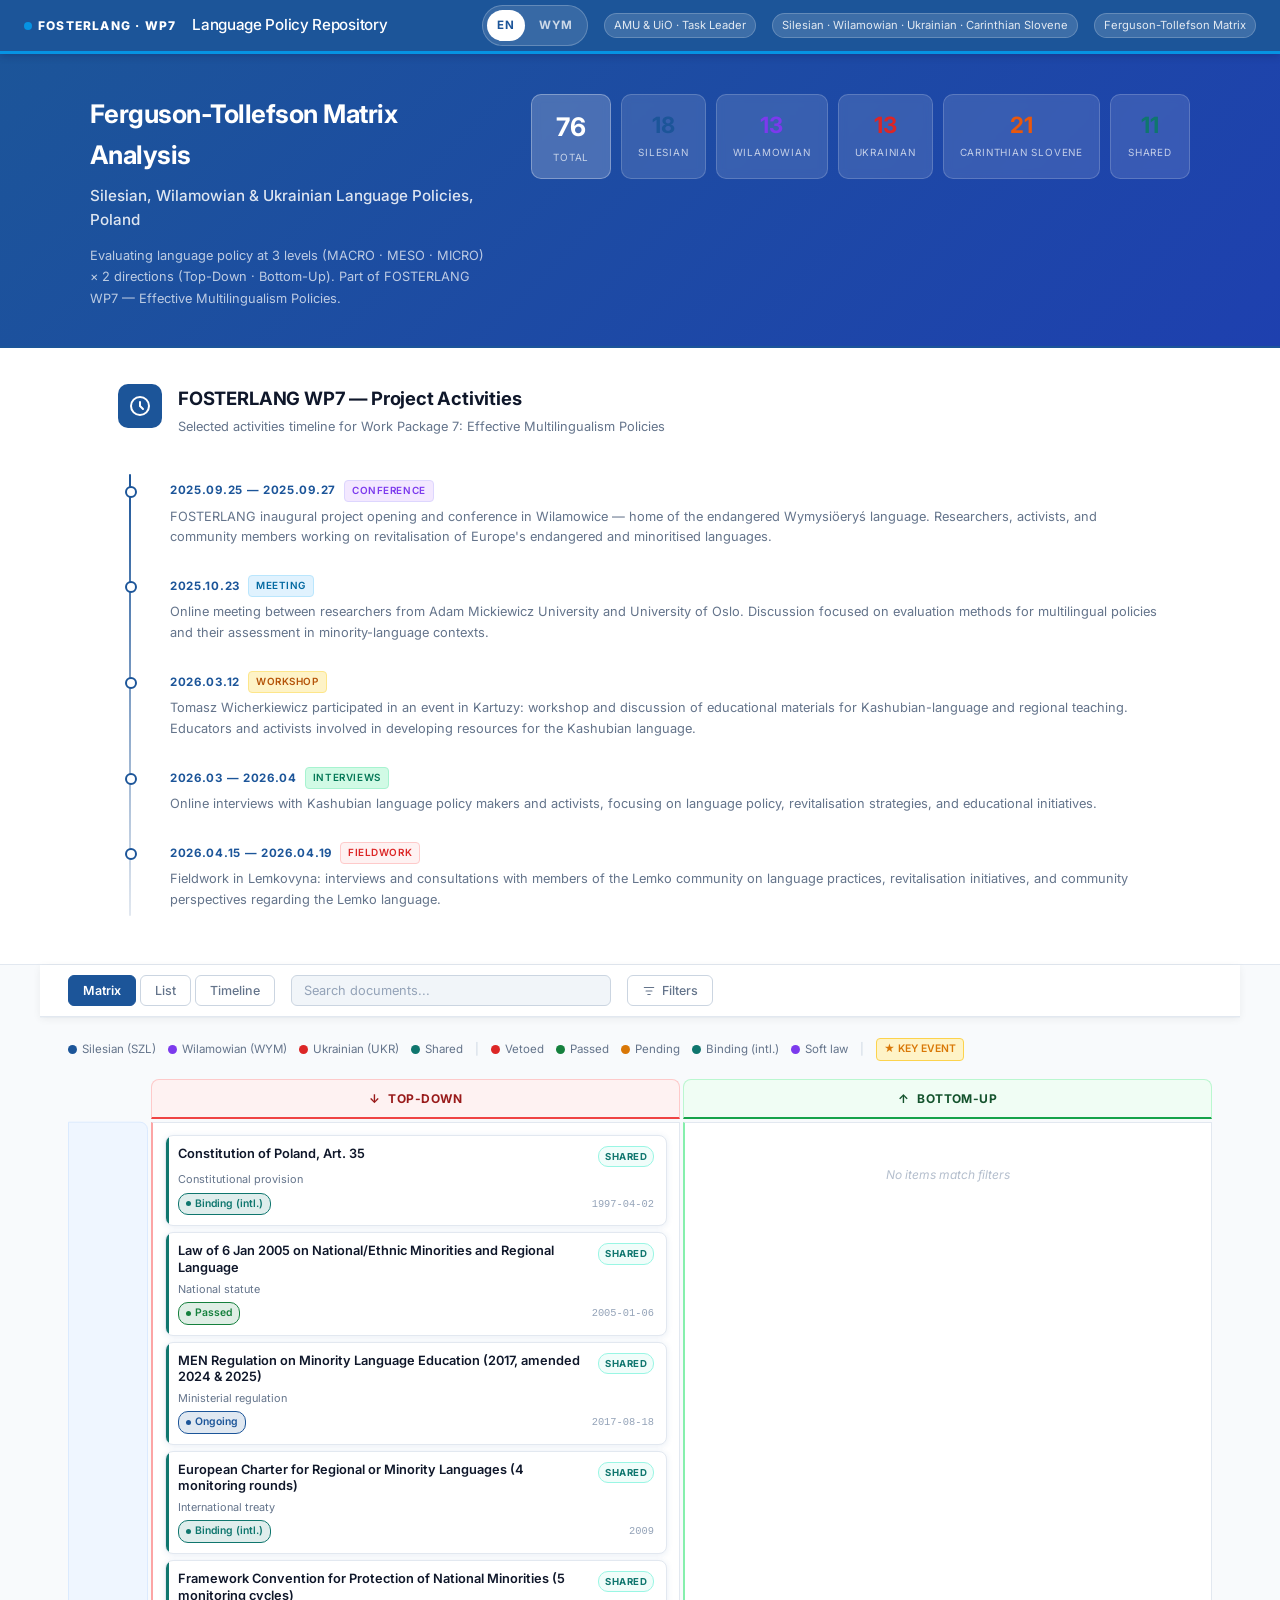
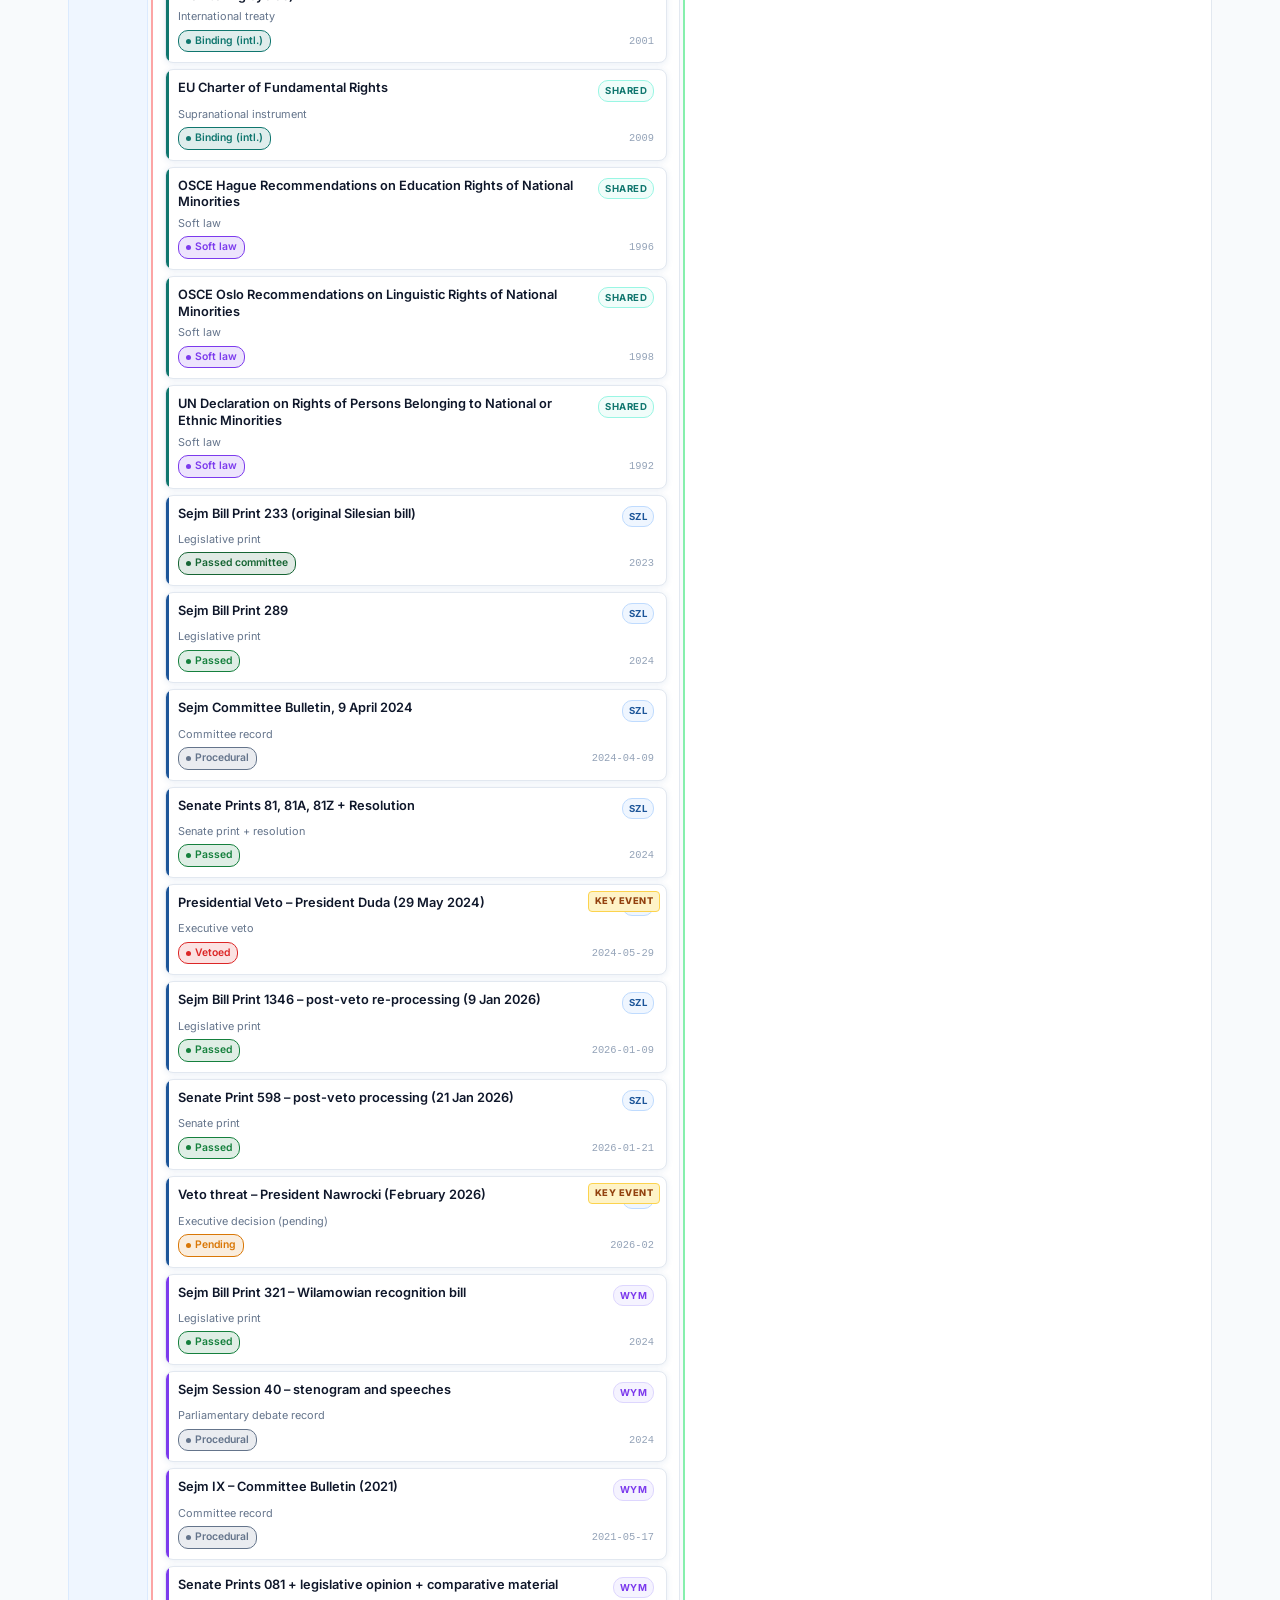
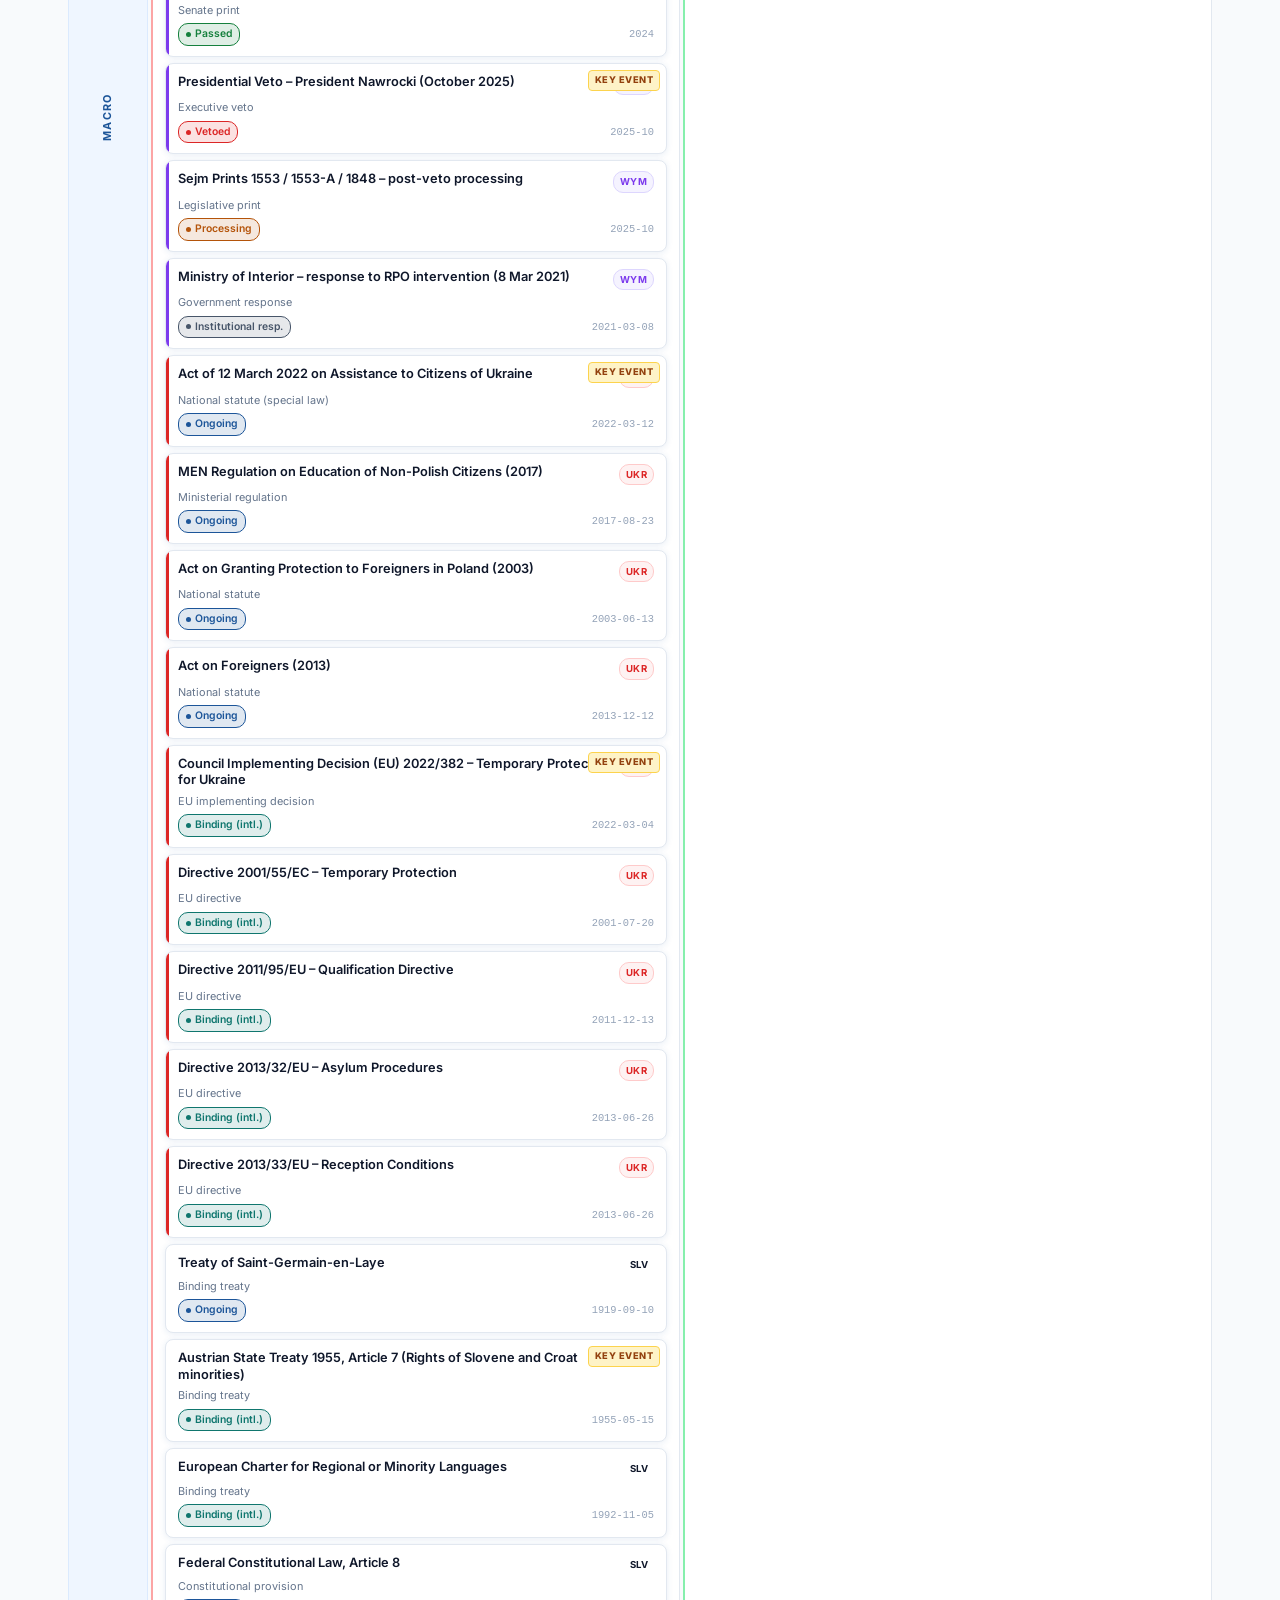
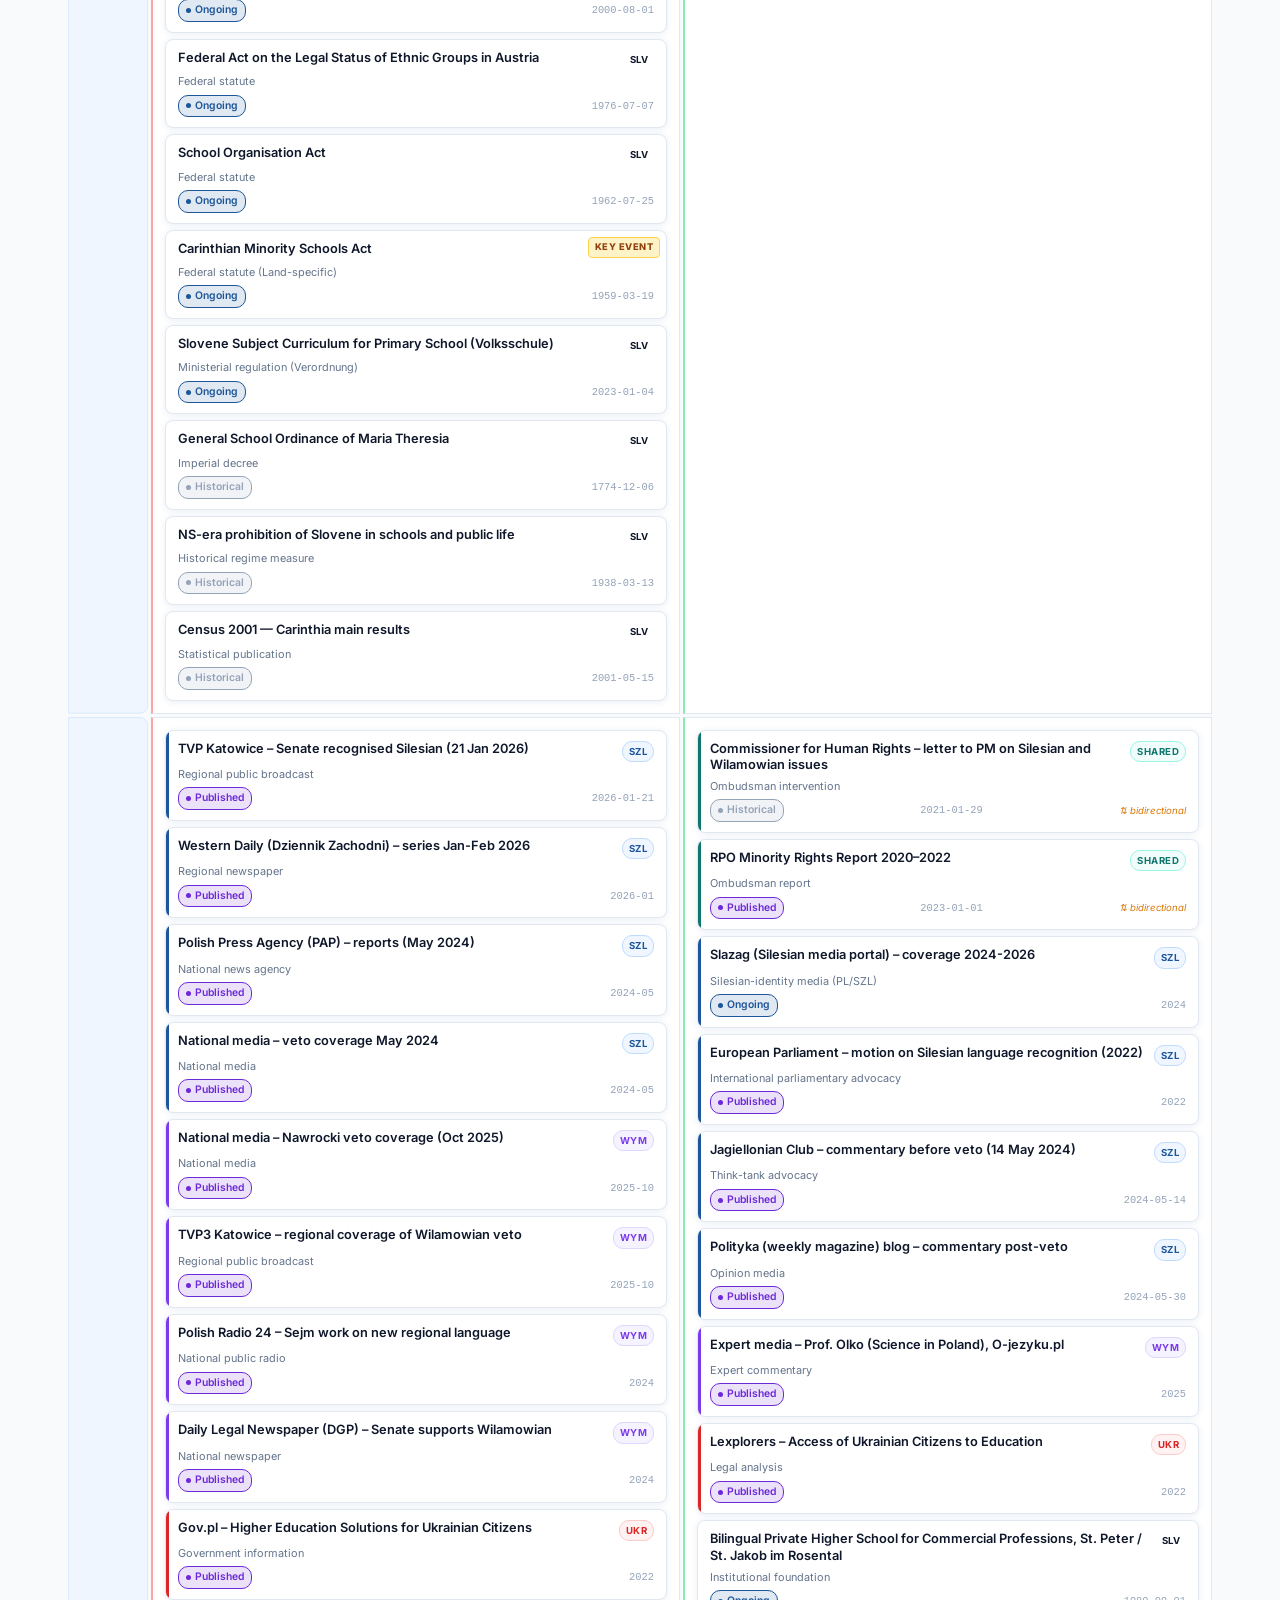
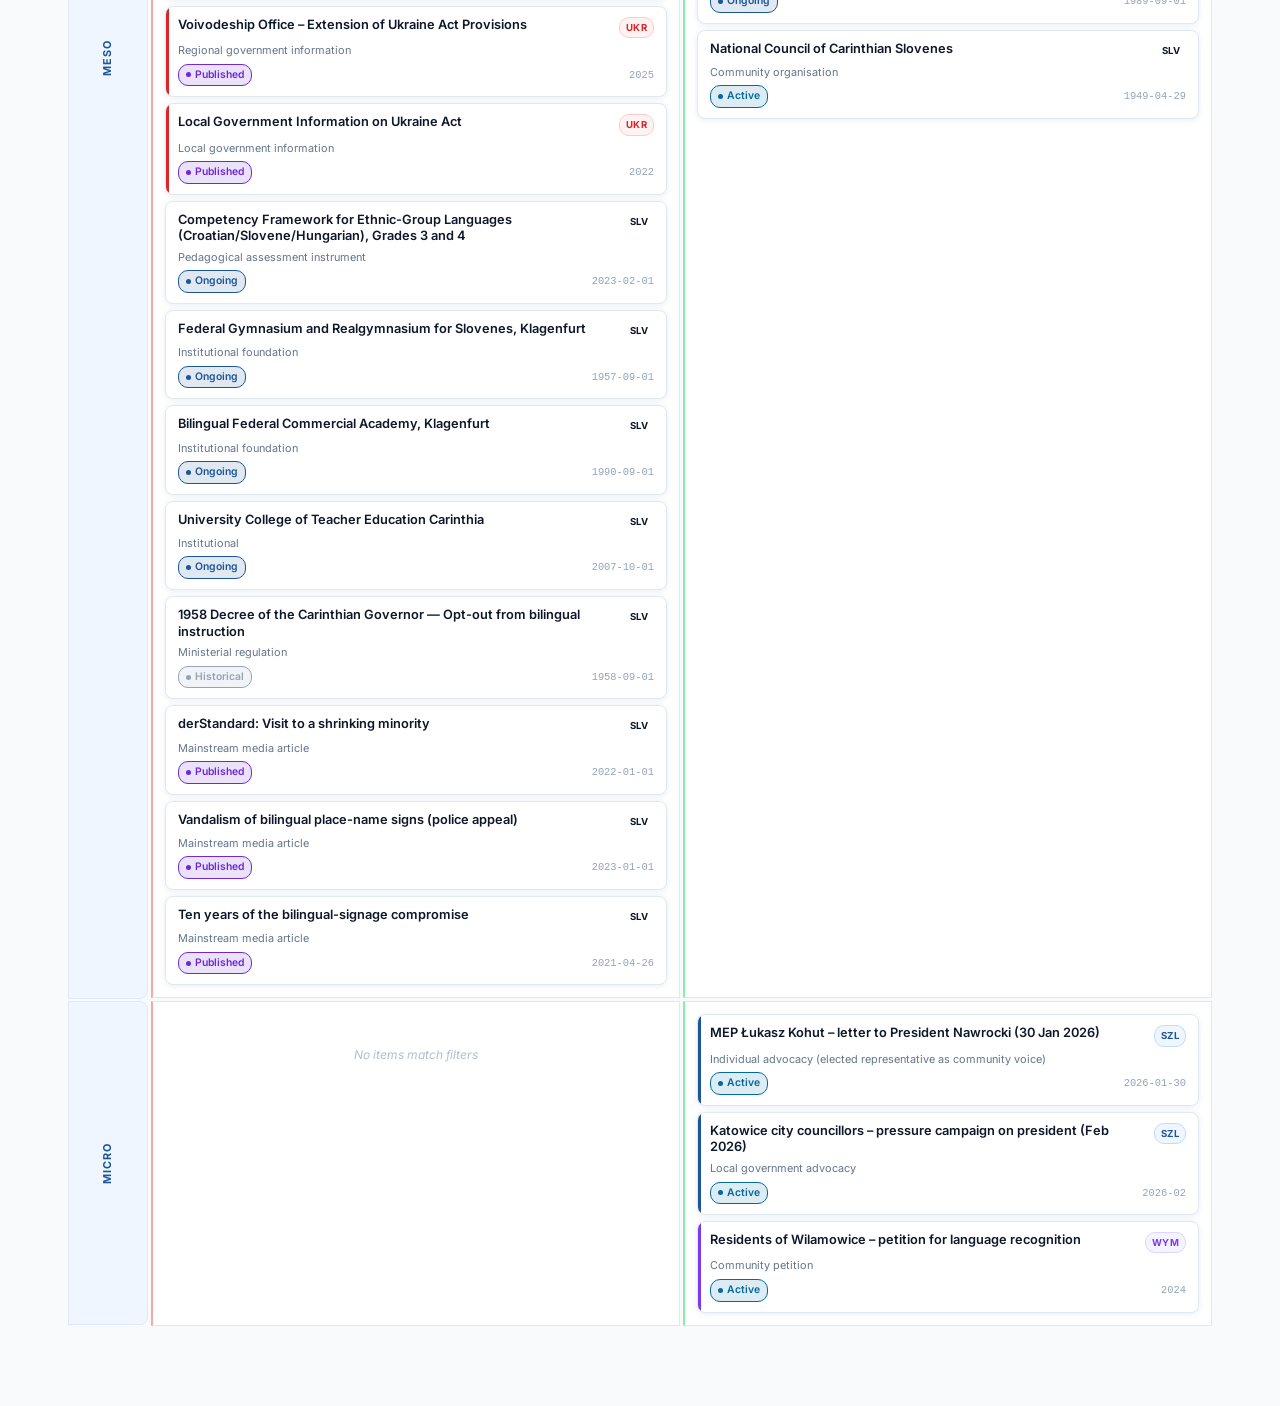
<file: index.html>
<!DOCTYPE html>
<html lang="en">
<head>
  <meta charset="UTF-8">
  <meta name="viewport" content="width=device-width, initial-scale=1.0">
  <link rel="icon" href="data:image/svg+xml,%3Csvg xmlns='http://www.w3.org/2000/svg' viewBox='0 0 64 64'%3E%3Crect width='64' height='64' rx='14' fill='%231c5599'/%3E%3Cpath d='M18 20h28v6H24v10h18v6H24v14h-6V20Z' fill='white'/%3E%3C/svg%3E">
  <title>Language Policy Repository &#8212; FOSTERLANG WP7</title>
  <link rel="preconnect" href="https://fonts.googleapis.com">
  <link rel="preconnect" href="https://fonts.gstatic.com" crossorigin>
  <link href="https://fonts.googleapis.com/css2?family=Inter:wght@400;500;600;700&display=swap" rel="stylesheet">
  <link rel="stylesheet" href="css/styles.css">
</head>
<body>

<!-- *** Header *** -->
<header class="site-header">
  <span class="logo">FOSTERLANG &#183; WP7</span>
  <h1>Language Policy Repository</h1>
  <!-- EN/WYM toggle inserted by JS here -->
  <span class="meta-tag">AMU &amp; UiO &#183; Task Leader</span>
  <span class="meta-tag">Silesian &amp; Wilamowian &amp; Ukrainian</span>
  <span class="meta-tag">Ferguson-Tollefson Matrix</span>
</header>

<!-- *** Hero Section *** -->
<section class="hero-section">
  <div class="hero-inner">
    <div class="hero-text">
      <h2 id="hero-title">Ferguson-Tollefson Matrix Analysis</h2>
      <p id="hero-subtitle">Silesian, Wilamowian &amp; Ukrainian Language Policies, Poland</p>
      <p id="hero-description" class="hero-desc">
        Evaluating language policy at 3 levels (MACRO &#183; MESO &#183; MICRO) &#215; 2 directions (Top-Down &#183; Bottom-Up).
        Part of FOSTERLANG WP7 &#8212; Effective Multilingualism Policies.
      </p>
    </div>
    <div class="hero-stats" id="hero-stats">
      <div class="stat-card stat-card-total">
        <div class="num" id="stat-total">&#8212;</div>
        <div class="lbl">Total</div>
      </div>
      <div class="stat-card">
        <div class="num" id="stat-szl" style="color:var(--szl)">&#8212;</div>
        <div class="lbl">Silesian</div>
      </div>
      <div class="stat-card">
        <div class="num" id="stat-wym" style="color:var(--wym)">&#8212;</div>
        <div class="lbl">Wilamowian</div>
      </div>
      <div class="stat-card">
        <div class="num" id="stat-ukr" style="color:var(--ukr)">&#8212;</div>
        <div class="lbl">Ukrainian</div>
      </div>
      <div class="stat-card">
        <div class="num" id="stat-slv" style="color:var(--slv)">&#8212;</div>
        <div class="lbl">Carinthian Slovene</div>
      </div>
      <div class="stat-card">
        <div class="num" id="stat-shared" style="color:var(--shared)">&#8212;</div>
        <div class="lbl">Shared</div>
      </div>
    </div>
  </div>
</section>

<!-- *** Project Activities Timeline *** -->
<section id="project-timeline-section" class="project-timeline-section">
  <div class="project-timeline-inner">
    <div class="project-timeline-header">
      <div class="project-timeline-icon">
        <svg width="24" height="24" fill="none" viewBox="0 0 24 24"><path d="M12 8v4l3 3" stroke="currentColor" stroke-width="2" stroke-linecap="round"/><circle cx="12" cy="12" r="9" stroke="currentColor" stroke-width="2"/></svg>
      </div>
      <div>
        <h2 id="project-timeline-title">FOSTERLANG WP7 &#8212; Project Activities</h2>
        <p id="project-timeline-subtitle">Selected activities timeline for Work Package 7: Effective Multilingualism Policies</p>
      </div>
    </div>
    <div id="project-timeline-container" class="project-timeline-container">
      <!-- Rendered by JS -->
    </div>
  </div>
</section>

<!-- *** Document Analysis Section *** -->
<section class="analysis-section" id="analysis-section">

  <!-- Sticky Toolbar -->
  <div class="analysis-toolbar" id="analysis-toolbar">
    <div class="toolbar-inner">
      <div class="toolbar-left">
        <div class="view-toggle">
          <button class="view-btn active" data-view="matrix">Matrix</button>
          <button class="view-btn" data-view="list">List</button>
          <button class="view-btn" data-view="timeline">Timeline</button>
        </div>
      </div>
      <div class="toolbar-center">
        <input type="text" id="search-input" class="search-bar" placeholder="Search documents&#8230;">
      </div>
      <div class="toolbar-right">
        <button class="filter-toggle-btn" id="filter-toggle-btn" type="button">
          <svg width="16" height="16" viewBox="0 0 24 24" fill="none" stroke="currentColor" stroke-width="2" stroke-linecap="round"><line x1="4" y1="6" x2="20" y2="6"/><line x1="7" y1="12" x2="17" y2="12"/><line x1="10" y1="18" x2="14" y2="18"/></svg>
          <span>Filters</span>
        </button>
      </div>
    </div>
  </div>

  <!-- Collapsible Filter Panel -->
  <div class="filter-panel" id="filter-panel">
    <div class="filter-panel-inner">

      <!-- Language -->
      <div class="filter-group-row">
        <span class="filter-label" data-label="language">Language</span>
        <div class="filter-pills-row">
          <div class="filter-pill" data-filter="language" data-value="szl">
            <span class="dot" style="background:var(--szl)"></span>Silesian (SZL)
          </div>
          <div class="filter-pill" data-filter="language" data-value="wym">
            <span class="dot" style="background:var(--wym)"></span>Wilamowian (WYM)
          </div>
          <div class="filter-pill" data-filter="language" data-value="ukr">
            <span class="dot" style="background:var(--ukr)"></span>Ukrainian (UKR)
          </div>
          <div class="filter-pill" data-filter="language" data-value="slv">
            <span class="dot" style="background:var(--slv)"></span>Carinthian Slovene (SLV)
          </div>
          <div class="filter-pill" data-filter="language" data-value="shared">
            <span class="dot" style="background:var(--shared)"></span>Shared instruments
          </div>
        </div>
      </div>

      <!-- FTM Level -->
      <div class="filter-group-row">
        <span class="filter-label" data-label="level">FTM Level</span>
        <div class="filter-pills-row">
          <div class="filter-pill" data-filter="level" data-value="MACRO">
            <span class="dot" style="background:#f59e0b"></span>MACRO (EU/state)
          </div>
          <div class="filter-pill" data-filter="level" data-value="MESO">
            <span class="dot" style="background:#06b6d4"></span>MESO (regional/institutional)
          </div>
          <div class="filter-pill" data-filter="level" data-value="MICRO">
            <span class="dot" style="background:#ec4899"></span>MICRO (community/individual)
          </div>
        </div>
      </div>

      <!-- Direction -->
      <div class="filter-group-row">
        <span class="filter-label" data-label="direction">Direction</span>
        <div class="filter-pills-row">
          <div class="filter-pill" data-filter="direction" data-value="TOP_DOWN">
            <span class="dot" style="background:#ef4444"></span>Top-Down &#8595;
          </div>
          <div class="filter-pill" data-filter="direction" data-value="BOTTOM_UP">
            <span class="dot" style="background:#22c55e"></span>Bottom-Up &#8593;
          </div>
        </div>
      </div>

      <!-- Status -->
      <div class="filter-group-row">
        <span class="filter-label" data-label="status">Status</span>
        <div class="filter-pills-row">
          <div class="filter-pill" data-filter="status" data-value="vetoed">
            <span class="dot" style="background:#ef4444"></span>Vetoed
          </div>
          <div class="filter-pill" data-filter="status" data-value="pending">
            <span class="dot" style="background:#f97316"></span>Pending
          </div>
          <div class="filter-pill" data-filter="status" data-value="passed">
            <span class="dot" style="background:#22c55e"></span>Passed
          </div>
          <div class="filter-pill" data-filter="status" data-value="binding_international">
            <span class="dot" style="background:#10b981"></span>Binding (intl.)
          </div>
          <div class="filter-pill" data-filter="status" data-value="soft_law">
            <span class="dot" style="background:#a78bfa"></span>Soft law
          </div>
          <div class="filter-pill" data-filter="status" data-value="processing">
            <span class="dot" style="background:#eab308"></span>Processing
          </div>
          <div class="filter-pill" data-filter="status" data-value="ongoing">
            <span class="dot" style="background:#3b82f6"></span>Ongoing
          </div>
          <div class="filter-pill" data-filter="status" data-value="published">
            <span class="dot" style="background:#8b5cf6"></span>Published
          </div>
        </div>
      </div>

    </div>
  </div>

  <!-- Content Area -->
  <div class="analysis-content">

    <!-- Legend -->
    <div class="legend">
      <span class="legend-item"><span class="legend-dot" style="background:var(--szl)"></span>Silesian (SZL)</span>
      <span class="legend-item"><span class="legend-dot" style="background:var(--wym)"></span>Wilamowian (WYM)</span>
      <span class="legend-item"><span class="legend-dot" style="background:var(--ukr)"></span>Ukrainian (UKR)</span>
      <span class="legend-item"><span class="legend-dot" style="background:var(--shared)"></span>Shared</span>
      <span class="legend-divider">|</span>
      <span class="legend-item"><span class="legend-dot" style="background:#dc2626"></span>Vetoed</span>
      <span class="legend-item"><span class="legend-dot" style="background:#15803d"></span>Passed</span>
      <span class="legend-item"><span class="legend-dot" style="background:#d97706"></span>Pending</span>
      <span class="legend-item"><span class="legend-dot" style="background:#0f766e"></span>Binding (intl.)</span>
      <span class="legend-item"><span class="legend-dot" style="background:#7c3aed"></span>Soft law</span>
      <span class="legend-divider">|</span>
      <span class="legend-item" style="font-weight:600;color:#d97706;background:#fef3c7;padding:2px 7px;border-radius:4px;border:1px solid #fcd34d;font-size:.65rem;">&#9733; KEY EVENT</span>
    </div>

    <!-- Matrix View -->
    <div id="matrix-view">
      <div class="matrix-container" id="matrix-container">
        <!-- Rendered by JS -->
      </div>
    </div>

    <!-- List View -->
    <div id="list-view">
      <div id="list-container">
        <!-- Rendered by JS -->
      </div>
    </div>

    <!-- Timeline View -->
    <div id="timeline-view">
      <div id="timeline-container">
        <!-- Rendered by JS -->
      </div>
    </div>

  </div>
</section>

<!-- *** Modal *** -->
<div id="modal-backdrop" class="modal-backdrop">
  <div id="modal" class="modal" role="dialog" aria-modal="true">
    <div class="modal-header">
      <h3 id="modal-title"></h3>
      <button id="modal-close-btn" class="modal-close" aria-label="Close">&#215;</button>
    </div>
    <div class="modal-body">
      <div id="modal-meta" class="modal-meta"></div>
      <div id="modal-label-en" style="font-size:.8rem;color:var(--text-muted);margin-bottom:10px;font-style:italic;"></div>
      <div id="modal-description" class="modal-description"></div>
      <div id="modal-note" class="modal-note" style="display:none;"></div>
      <div id="modal-links"></div>
    </div>
  </div>
</div>

<script src="data/ftm-data.js"></script>
<script src="js/app.js"></script>
</body>
</html>
</file>
<file: css/styles.css>
/* === Reset & Base ======================================================= */
*, *::before, *::after { box-sizing: border-box; margin: 0; padding: 0; }

:root {
  --blue-dark:    #1c5599;
  --blue-mid:     #0693e3;
  --blue-navy:    #01012f;
  --blue-light:   #dbeafe;
  --blue-lighter: #eff6ff;
  --accent:       #1c5599;

  --bg:         #f8fafc;
  --surface:    #ffffff;
  --surface2:   #f1f5f9;
  --border:     #e2e8f0;
  --border-mid: #cbd5e1;

  --text:       #0f172a;
  --text-muted: #64748b;
  --text-light: #94a3b8;

  --szl:        #1c5599;
  --szl-light:  #3b82f6;
  --szl-bg:     #eff6ff;
  --wym:        #7c3aed;
  --wym-light:  #a78bfa;
  --wym-bg:     #f5f3ff;
  --shared:     #0f766e;
  --shared-light: #14b8a6;
  --shared-bg:  #f0fdfa;
  --ukr:        #dc2626;
  --ukr-light:  #f87171;
  --ukr-bg:     #fef2f2;
  --slv:        #ea580c;
  --slv-light:  #fb923c;
  --slv-bg:     #fff7ed;

  --status-passed:   #15803d;
  --status-vetoed:   #dc2626;
  --status-pending:  #d97706;
  --status-binding:  #0f766e;
  --status-soft:     #7c3aed;
  --status-process:  #b45309;
  --status-ongoing:  #1c5599;
  --status-pub:      #6d28d9;

  --radius: 8px;
  --shadow: 0 1px 6px rgba(28,85,153,.1);
  --shadow-md: 0 4px 16px rgba(28,85,153,.12);
  --header-h: 54px;
}

html { scroll-behavior: smooth; }

body {
  background: var(--bg);
  color: var(--text);
  font-family: 'Inter', system-ui, -apple-system, sans-serif;
  font-size: 14px;
  line-height: 1.6;
  min-height: 100vh;
}

/* === Typography ========================================================= */
h1 { font-size: 1.2rem; font-weight: 700; letter-spacing: -.02em; }
h2 { font-size: 1.05rem; font-weight: 600; }
h3 { font-size: .95rem; font-weight: 600; }
a  { color: inherit; text-decoration: none; }

/* === Header ============================================================= */
.site-header {
  background: var(--blue-dark);
  border-bottom: 3px solid var(--blue-mid);
  padding: 12px 24px;
  display: flex;
  align-items: center;
  gap: 16px;
  position: sticky;
  top: 0;
  z-index: 100;
  box-shadow: 0 2px 8px rgba(1,1,47,.2);
  height: var(--header-h);
}

.site-header .logo {
  font-size: .75rem;
  font-weight: 800;
  letter-spacing: .1em;
  text-transform: uppercase;
  color: #ffffff;
  white-space: nowrap;
  display: flex;
  align-items: center;
  gap: 6px;
}
.site-header .logo::before {
  content: '';
  display: inline-block;
  width: 8px; height: 8px;
  border-radius: 50%;
  background: var(--blue-mid);
}

.site-header h1 {
  font-size: .95rem;
  flex: 1;
  color: #ffffff;
  font-weight: 500;
}

.site-header .meta-tag {
  font-size: .7rem;
  padding: 3px 9px;
  border-radius: 20px;
  background: rgba(255,255,255,.15);
  color: rgba(255,255,255,.85);
  white-space: nowrap;
  border: 1px solid rgba(255,255,255,.2);
}

/* === Language Toggle ==================================================== */
.ui-lang-toggle {
  display: inline-flex;
  align-items: center;
  gap: 4px;
  padding: 4px;
  border-radius: 999px;
  background: rgba(255,255,255,.12);
  border: 1px solid rgba(255,255,255,.22);
}
.ui-lang-btn {
  border: 0;
  background: transparent;
  color: rgba(255,255,255,.74);
  font: inherit;
  font-size: .72rem;
  font-weight: 700;
  letter-spacing: .08em;
  text-transform: uppercase;
  padding: 6px 10px;
  border-radius: 999px;
  cursor: pointer;
  transition: background .15s, color .15s;
}
.ui-lang-btn:hover { color: #fff; background: rgba(255,255,255,.12); }
.ui-lang-btn.active { color: var(--blue-dark); background: #fff; }

/* === Hero Section ======================================================= */
.hero-section {
  background: linear-gradient(135deg, var(--blue-dark) 0%, #1e40af 100%);
  color: #fff;
  padding: 40px 28px 36px;
}
.hero-inner {
  max-width: 1100px;
  margin: 0 auto;
  display: flex;
  align-items: flex-start;
  gap: 40px;
}
.hero-text { flex: 1; }
.hero-text h2 {
  font-size: 1.6rem;
  font-weight: 700;
  margin-bottom: 8px;
  letter-spacing: -.02em;
  color: #fff;
}
.hero-text #hero-subtitle {
  font-size: .95rem;
  opacity: .85;
  margin-bottom: 12px;
  font-weight: 500;
}
.hero-desc {
  font-size: .8rem;
  opacity: .7;
  line-height: 1.7;
  max-width: 560px;
}
.hero-stats {
  display: flex;
  gap: 10px;
  flex-shrink: 0;
  flex-wrap: wrap;
}
.stat-card {
  background: rgba(255,255,255,.12);
  border: 1px solid rgba(255,255,255,.18);
  border-radius: 10px;
  padding: 12px 16px;
  text-align: center;
  min-width: 80px;
  backdrop-filter: blur(4px);
}
.stat-card .num {
  font-size: 1.4rem;
  font-weight: 700;
  color: #fff;
}
.stat-card .lbl {
  font-size: .62rem;
  text-transform: uppercase;
  letter-spacing: .08em;
  opacity: .7;
  margin-top: 2px;
}
.stat-card-total {
  background: rgba(255,255,255,.2);
  border-color: rgba(255,255,255,.3);
}
.stat-card-total .num { font-size: 1.6rem; }

/* === Project Activities Timeline ======================================== */
.project-timeline-section {
  background: var(--surface);
  border-top: 2px solid var(--accent);
  border-bottom: 1px solid var(--border);
}
.project-timeline-inner {
  max-width: 1100px;
  margin: 0 auto;
  padding: 36px 28px 40px;
}
.project-timeline-header {
  display: flex;
  align-items: flex-start;
  gap: 16px;
  margin-bottom: 28px;
}
.project-timeline-icon {
  width: 44px; height: 44px;
  border-radius: 10px;
  background: var(--accent);
  color: #fff;
  display: flex;
  align-items: center;
  justify-content: center;
  flex-shrink: 0;
}
.project-timeline-header h2 {
  margin: 0 0 4px;
  font-size: 1.15rem;
  font-weight: 700;
  color: var(--text);
  letter-spacing: -.01em;
}
.project-timeline-header p {
  margin: 0;
  font-size: .8rem;
  color: var(--text-muted);
}
.project-timeline-container {
  display: flex;
  flex-direction: column;
  position: relative;
  padding-left: 32px;
}
.project-timeline-container::before {
  content: '';
  position: absolute;
  left: 11px; top: 8px; bottom: 8px;
  width: 2px;
  background: linear-gradient(to bottom, var(--accent), var(--border));
  border-radius: 2px;
}
.pt-item {
  position: relative;
  padding: 14px 0 14px 20px;
}
.pt-item::before {
  content: '';
  position: absolute;
  left: -25px; top: 20px;
  width: 12px; height: 12px;
  border-radius: 50%;
  border: 2.5px solid var(--accent);
  background: var(--surface);
  z-index: 1;
}
.pt-item:hover::before {
  background: var(--accent);
  box-shadow: 0 0 0 4px rgba(28,85,153,.15);
}
.pt-item-date {
  font-size: .72rem;
  font-weight: 700;
  color: var(--accent);
  text-transform: uppercase;
  letter-spacing: .06em;
  margin-bottom: 5px;
  display: flex;
  align-items: center;
  gap: 8px;
}
.pt-item-type {
  display: inline-flex;
  align-items: center;
  font-size: .62rem;
  font-weight: 600;
  text-transform: uppercase;
  letter-spacing: .06em;
  padding: 2px 7px;
  border-radius: 4px;
  color: var(--text-muted);
  background: var(--surface2);
  border: 1px solid var(--border);
}
.pt-item-type[data-type="conference"] { color: #7c3aed; background: #f3e8ff; border-color: #ddd6fe; }
.pt-item-type[data-type="meeting"]    { color: #0369a1; background: #e0f2fe; border-color: #bae6fd; }
.pt-item-type[data-type="workshop"]   { color: #b45309; background: #fef3c7; border-color: #fde68a; }
.pt-item-type[data-type="interviews"] { color: #047857; background: #d1fae5; border-color: #a7f3d0; }
.pt-item-type[data-type="fieldwork"]  { color: #dc2626; background: #fef2f2; border-color: #fecaca; }

.pt-item-text {
  font-size: .8rem;
  line-height: 1.6;
  color: var(--text-muted);
}
.pt-item:hover .pt-item-text { color: var(--text); }

/* === Analysis Section =================================================== */
.analysis-section {
  max-width: 1200px;
  margin: 0 auto;
  padding: 0 0 60px;
}

/* --- Toolbar (sticky) --- */
.analysis-toolbar {
  position: sticky;
  top: var(--header-h);
  z-index: 50;
  background: var(--surface);
  border-bottom: 1px solid var(--border);
  box-shadow: 0 2px 8px rgba(0,0,0,.06);
}
.toolbar-inner {
  display: flex;
  align-items: center;
  gap: 16px;
  padding: 10px 28px;
  max-width: 1200px;
  margin: 0 auto;
}
.toolbar-left { flex-shrink: 0; }
.toolbar-center { flex: 1; max-width: 320px; }
.toolbar-right { flex-shrink: 0; }

/* View toggle */
.view-toggle { display: flex; gap: 4px; }
.view-btn {
  padding: 7px 14px;
  border: 1px solid var(--border-mid);
  border-radius: 6px;
  background: transparent;
  color: var(--text-muted);
  cursor: pointer;
  font-size: .78rem;
  font-family: inherit;
  font-weight: 500;
  transition: all .15s;
}
.view-btn:hover {
  background: var(--blue-lighter);
  color: var(--blue-dark);
  border-color: var(--blue-light);
}
.view-btn.active {
  background: var(--blue-dark);
  color: #fff;
  border-color: var(--blue-dark);
  font-weight: 600;
}

/* Search */
.search-bar {
  width: 100%;
  background: var(--surface2);
  border: 1px solid var(--border-mid);
  border-radius: 6px;
  padding: 7px 12px;
  color: var(--text);
  font-size: .8rem;
  outline: none;
  transition: all .15s;
  font-family: inherit;
}
.search-bar:focus {
  border-color: var(--blue-dark);
  box-shadow: 0 0 0 3px rgba(28,85,153,.1);
  background: var(--surface);
}
.search-bar::placeholder { color: var(--text-light); }

/* Filter toggle button */
.filter-toggle-btn {
  display: inline-flex;
  align-items: center;
  gap: 6px;
  padding: 7px 14px;
  border: 1px solid var(--border-mid);
  border-radius: 6px;
  background: transparent;
  color: var(--text-muted);
  cursor: pointer;
  font-size: .78rem;
  font-family: inherit;
  font-weight: 500;
  transition: all .15s;
}
.filter-toggle-btn:hover,
.filter-toggle-btn.active {
  background: var(--blue-lighter);
  color: var(--blue-dark);
  border-color: var(--blue-light);
}
.filter-toggle-btn.active {
  font-weight: 600;
}
.filter-toggle-btn svg {
  width: 14px; height: 14px;
  flex-shrink: 0;
}

/* --- Collapsible Filter Panel --- */
.filter-panel {
  max-height: 0;
  overflow: hidden;
  transition: max-height .3s ease, padding .3s ease;
  background: var(--surface2);
  border-bottom: 1px solid transparent;
}
.filter-panel.open {
  max-height: 400px;
  border-bottom-color: var(--border);
}
.filter-panel-inner {
  padding: 16px 28px;
  display: flex;
  flex-wrap: wrap;
  gap: 20px;
}
.filter-group-row {
  display: flex;
  align-items: center;
  gap: 8px;
  flex-wrap: wrap;
}
.filter-label {
  font-size: .62rem;
  font-weight: 700;
  letter-spacing: .1em;
  text-transform: uppercase;
  color: var(--text-muted);
  white-space: nowrap;
  min-width: 52px;
}
.filter-pills-row {
  display: flex;
  gap: 4px;
  flex-wrap: wrap;
}

/* Filter pills */
.filter-pill {
  display: flex;
  align-items: center;
  gap: 6px;
  padding: 5px 10px;
  border-radius: 20px;
  cursor: pointer;
  transition: all .15s;
  user-select: none;
  font-size: .75rem;
  color: var(--text-muted);
  border: 1px solid var(--border);
  background: var(--surface);
  white-space: nowrap;
}
.filter-pill:hover {
  background: var(--blue-lighter);
  color: var(--blue-dark);
  border-color: var(--blue-light);
}
.filter-pill.active {
  background: var(--blue-dark);
  color: #fff;
  border-color: var(--blue-dark);
  font-weight: 600;
}
.filter-pill.active .dot {
  background: #fff !important;
}
.filter-pill .dot {
  width: 7px; height: 7px;
  border-radius: 50%;
  flex-shrink: 0;
}

/* --- Content Area --- */
.analysis-content {
  padding: 20px 28px;
}

/* === Legend ============================================================== */
.legend {
  display: flex;
  flex-wrap: wrap;
  gap: 12px;
  margin-bottom: 18px;
  font-size: .72rem;
  align-items: center;
}
.legend-item {
  display: flex;
  align-items: center;
  gap: 5px;
  color: var(--text-muted);
}
.legend-dot { width: 9px; height: 9px; border-radius: 50%; flex-shrink: 0; }
.legend-divider { color: var(--border-mid); }

/* === Matrix View ======================================================== */
#matrix-view { display: block; }
#list-view, #timeline-view { display: none; }

.matrix-container {
  display: grid;
  grid-template-columns: 80px repeat(2, 1fr);
  grid-template-rows: 40px repeat(3, auto);
  gap: 3px;
  min-width: 700px;
}

.axis-label {
  display: flex;
  align-items: center;
  justify-content: center;
  font-size: .65rem;
  font-weight: 700;
  letter-spacing: .07em;
  text-transform: uppercase;
  color: var(--text-muted);
  padding: 6px;
}

.col-header {
  display: flex;
  align-items: center;
  justify-content: center;
  gap: 8px;
  border-radius: var(--radius) var(--radius) 0 0;
  padding: 10px 12px;
  font-size: .75rem;
  font-weight: 700;
  letter-spacing: .04em;
  text-transform: uppercase;
}
.col-header.top-down {
  background: #fef2f2;
  border: 1px solid #fecaca;
  border-bottom: 2px solid #ef4444;
  color: #991b1b;
}
.col-header.bottom-up {
  background: #f0fdf4;
  border: 1px solid #bbf7d0;
  border-bottom: 2px solid #16a34a;
  color: #14532d;
}

.row-header {
  display: flex;
  align-items: center;
  justify-content: center;
  writing-mode: vertical-rl;
  text-orientation: mixed;
  transform: rotate(180deg);
  font-size: .68rem;
  font-weight: 700;
  letter-spacing: .1em;
  text-transform: uppercase;
  color: var(--blue-dark);
  padding: 12px 6px;
  background: var(--blue-lighter);
  border-radius: var(--radius) 0 0 var(--radius);
  border: 1px solid var(--blue-light);
}

.matrix-cell {
  background: var(--surface);
  border: 1px solid var(--border);
  padding: 12px;
  min-height: 120px;
  display: flex;
  flex-direction: column;
  gap: 6px;
}
.matrix-cell.col-top-down  { border-left: 2px solid #fca5a5; }
.matrix-cell.col-bottom-up { border-left: 2px solid #86efac; }

.cell-empty {
  display: flex;
  align-items: center;
  justify-content: center;
  color: var(--text-light);
  font-size: .75rem;
  font-style: italic;
  opacity: .7;
  height: 80px;
}

/* === Document Cards ===================================================== */
.doc-card {
  background: var(--surface);
  border: 1px solid var(--border);
  border-radius: var(--radius);
  padding: 10px 12px;
  cursor: pointer;
  transition: all .15s;
  position: relative;
  overflow: hidden;
  box-shadow: var(--shadow);
}
.doc-card::before {
  content: '';
  position: absolute;
  left: 0; top: 0; bottom: 0;
  width: 3px;
  border-radius: 3px 0 0 3px;
}
.doc-card.lang-szl::before  { background: var(--szl); }
.doc-card.lang-wym::before  { background: var(--wym); }
.doc-card.lang-ukr::before  { background: var(--ukr); }
.doc-card.lang-shared::before { background: var(--shared); }

.doc-card:hover {
  border-color: var(--blue-mid);
  transform: translateY(-1px);
  box-shadow: var(--shadow-md);
}
.doc-card .card-header {
  display: flex;
  align-items: flex-start;
  gap: 6px;
  margin-bottom: 4px;
}
.doc-card .card-label {
  font-size: .8rem;
  font-weight: 600;
  line-height: 1.3;
  flex: 1;
  color: var(--text);
}
.lang-badge {
  font-size: .6rem;
  font-weight: 700;
  padding: 2px 6px;
  border-radius: 10px;
  flex-shrink: 0;
  text-transform: uppercase;
  letter-spacing: .05em;
}
.lang-badge.szl    { background: var(--szl-bg);    color: var(--szl);    border: 1px solid #bfdbfe; }
.lang-badge.wym    { background: var(--wym-bg);    color: var(--wym);    border: 1px solid #ddd6fe; }
.lang-badge.shared { background: var(--shared-bg); color: var(--shared); border: 1px solid #99f6e4; }
.lang-badge.ukr    { background: var(--ukr-bg);    color: var(--ukr);    border: 1px solid #fecaca; }

.doc-card .card-type {
  font-size: .68rem;
  color: var(--text-muted);
  margin-bottom: 4px;
}
.doc-card .card-footer {
  display: flex;
  align-items: center;
  justify-content: space-between;
  gap: 6px;
  flex-wrap: wrap;
  margin-top: 4px;
}

.status-badge {
  font-size: .65rem;
  padding: 2px 7px;
  border-radius: 10px;
  font-weight: 600;
  display: inline-flex;
  align-items: center;
  gap: 4px;
  border: 1px solid currentColor;
}
.status-badge::before {
  content: '';
  width: 5px; height: 5px;
  border-radius: 50%;
  background: currentColor;
}
.card-date {
  font-size: .65rem;
  color: var(--text-light);
  font-family: monospace;
}
.significance-flag {
  position: absolute;
  top: 6px; right: 6px;
  font-size: .58rem;
  font-weight: 800;
  padding: 2px 6px;
  background: #fef3c7;
  color: #92400e;
  border: 1px solid #fcd34d;
  border-radius: 4px;
  text-transform: uppercase;
  letter-spacing: .05em;
}
.bidirectional-flag {
  font-size: .6rem;
  color: #d97706;
  font-style: italic;
}

/* === Modal =============================================================== */
.modal-backdrop {
  display: none;
  position: fixed;
  inset: 0;
  background: rgba(1,1,47,.5);
  backdrop-filter: blur(3px);
  z-index: 200;
  align-items: center;
  justify-content: center;
  padding: 20px;
}
.modal-backdrop.open { display: flex; }

.modal {
  background: var(--surface);
  border: 1px solid var(--border);
  border-top: 4px solid var(--blue-dark);
  border-radius: 12px;
  max-width: 620px;
  width: 100%;
  max-height: 82vh;
  overflow-y: auto;
  box-shadow: 0 20px 60px rgba(1,1,47,.25);
}
.modal-header {
  padding: 20px 24px 0;
  display: flex;
  justify-content: space-between;
  align-items: flex-start;
  gap: 12px;
}
.modal-header h3 {
  font-size: 1rem;
  line-height: 1.4;
  color: var(--blue-dark);
}
.modal-close {
  background: var(--surface2);
  border: 1px solid var(--border);
  color: var(--text-muted);
  cursor: pointer;
  font-size: 1.1rem;
  line-height: 1;
  flex-shrink: 0;
  padding: 4px 8px;
  border-radius: 6px;
  transition: all .15s;
}
.modal-close:hover {
  background: var(--blue-lighter);
  color: var(--blue-dark);
  border-color: var(--blue-light);
}
.modal-body { padding: 16px 24px 24px; }
.modal-meta {
  display: flex;
  flex-wrap: wrap;
  gap: 6px;
  margin-bottom: 14px;
  align-items: center;
}
.meta-chip {
  font-size: .7rem;
  padding: 3px 8px;
  border-radius: 5px;
  background: var(--surface2);
  color: var(--text-muted);
  border: 1px solid var(--border);
}
.modal-description {
  font-size: .85rem;
  color: var(--text-muted);
  margin-bottom: 16px;
  line-height: 1.7;
  border-left: 3px solid var(--blue-light);
  padding-left: 12px;
}
.modal-note {
  font-size: .8rem;
  color: #92400e;
  background: #fef3c7;
  border: 1px solid #fcd34d;
  border-radius: 6px;
  padding: 8px 12px;
  margin-bottom: 16px;
  font-style: italic;
}
.modal-links-label {
  font-size: .68rem;
  font-weight: 700;
  letter-spacing: .08em;
  text-transform: uppercase;
  color: var(--text-muted);
  margin-bottom: 8px;
}
.modal-links { display: flex; flex-direction: column; gap: 5px; }
.modal-link {
  display: flex;
  align-items: center;
  gap: 8px;
  padding: 8px 12px;
  background: var(--blue-lighter);
  border: 1px solid var(--blue-light);
  border-radius: 6px;
  font-size: .8rem;
  color: var(--blue-dark);
  transition: all .15s;
  text-decoration: none;
  font-weight: 500;
}
.modal-link:hover {
  background: var(--blue-light);
  border-color: var(--blue-mid);
  color: var(--blue-navy);
}
.modal-link::after {
  content: '\2197';
  margin-left: auto;
  color: var(--blue-mid);
  font-size: .8rem;
}

/* === List View ========================================================== */
#list-view .list-table {
  width: 100%;
  border-collapse: collapse;
  background: var(--surface);
  border-radius: var(--radius);
  overflow: hidden;
  border: 1px solid var(--border);
  box-shadow: var(--shadow);
}
#list-view .list-table th {
  text-align: left;
  padding: 10px 14px;
  font-size: .68rem;
  font-weight: 700;
  letter-spacing: .07em;
  text-transform: uppercase;
  color: white;
  background: var(--blue-dark);
  border-bottom: 2px solid var(--blue-mid);
}
#list-view .list-table td {
  padding: 9px 14px;
  font-size: .8rem;
  border-bottom: 1px solid var(--border);
  vertical-align: middle;
  color: var(--text);
}
#list-view .list-table tr:hover td { background: var(--blue-lighter); }

/* === Timeline View ====================================================== */
.timeline-section { margin-bottom: 40px; }
.timeline-section-title {
  font-size: .78rem;
  font-weight: 700;
  letter-spacing: .06em;
  text-transform: uppercase;
  margin-bottom: 16px;
  padding-bottom: 8px;
  border-bottom: 2px solid var(--blue-light);
  color: var(--blue-dark);
}
.timeline { position: relative; padding-left: 28px; }
.timeline::before {
  content: '';
  position: absolute;
  left: 9px; top: 0; bottom: 0;
  width: 2px;
  background: var(--blue-light);
}
.timeline-item {
  position: relative;
  margin-bottom: 16px;
  padding: 10px 12px;
  background: var(--surface);
  border: 1px solid var(--border);
  border-radius: var(--radius);
  box-shadow: var(--shadow);
}
.timeline-item::before {
  content: '';
  position: absolute;
  left: -24px; top: 14px;
  width: 10px; height: 10px;
  border-radius: 50%;
  border: 2px solid var(--bg);
  background: var(--blue-dark);
}
.timeline-date {
  font-family: monospace;
  font-size: .7rem;
  color: var(--text-light);
  margin-bottom: 3px;
}
.timeline-event {
  font-size: .85rem;
  font-weight: 600;
  color: var(--text);
}

/* === Empty State ========================================================= */
.empty-state {
  text-align: center;
  padding: 40px;
  color: var(--text-muted);
  font-size: .85rem;
}

/* === Scrollbar =========================================================== */
::-webkit-scrollbar { width: 6px; height: 6px; }
::-webkit-scrollbar-track { background: var(--surface2); }
::-webkit-scrollbar-thumb { background: var(--blue-light); border-radius: 3px; }
::-webkit-scrollbar-thumb:hover { background: var(--szl-light); }

/* === Responsive ========================================================== */
@media (max-width: 980px) {
  .site-header {
    flex-wrap: wrap;
    gap: 10px;
    height: auto;
  }
  .site-header h1 {
    min-width: 100%;
    order: -1;
  }
}

@media (max-width: 768px) {
  .hero-inner {
    flex-direction: column;
    gap: 24px;
  }
  .hero-stats {
    width: 100%;
    justify-content: center;
  }
  .hero-text h2 { font-size: 1.3rem; }

  .toolbar-inner {
    flex-wrap: wrap;
    gap: 10px;
    padding: 10px 16px;
  }
  .toolbar-center {
    order: 3;
    flex-basis: 100%;
    max-width: none;
  }

  .filter-panel-inner {
    flex-direction: column;
    gap: 12px;
    padding: 12px 16px;
  }
  .filter-group-row {
    flex-direction: column;
    align-items: flex-start;
    gap: 6px;
  }

  .analysis-content { padding: 16px; }
  .matrix-container { min-width: auto; overflow-x: auto; }

  .project-timeline-inner { padding: 24px 16px 32px; }
  .project-timeline-header { flex-direction: column; gap: 10px; }
  .project-timeline-container { padding-left: 24px; }
  .pt-item::before { left: -17px; width: 10px; height: 10px; }
  .project-timeline-container::before { left: 7px; }
}
</file>
